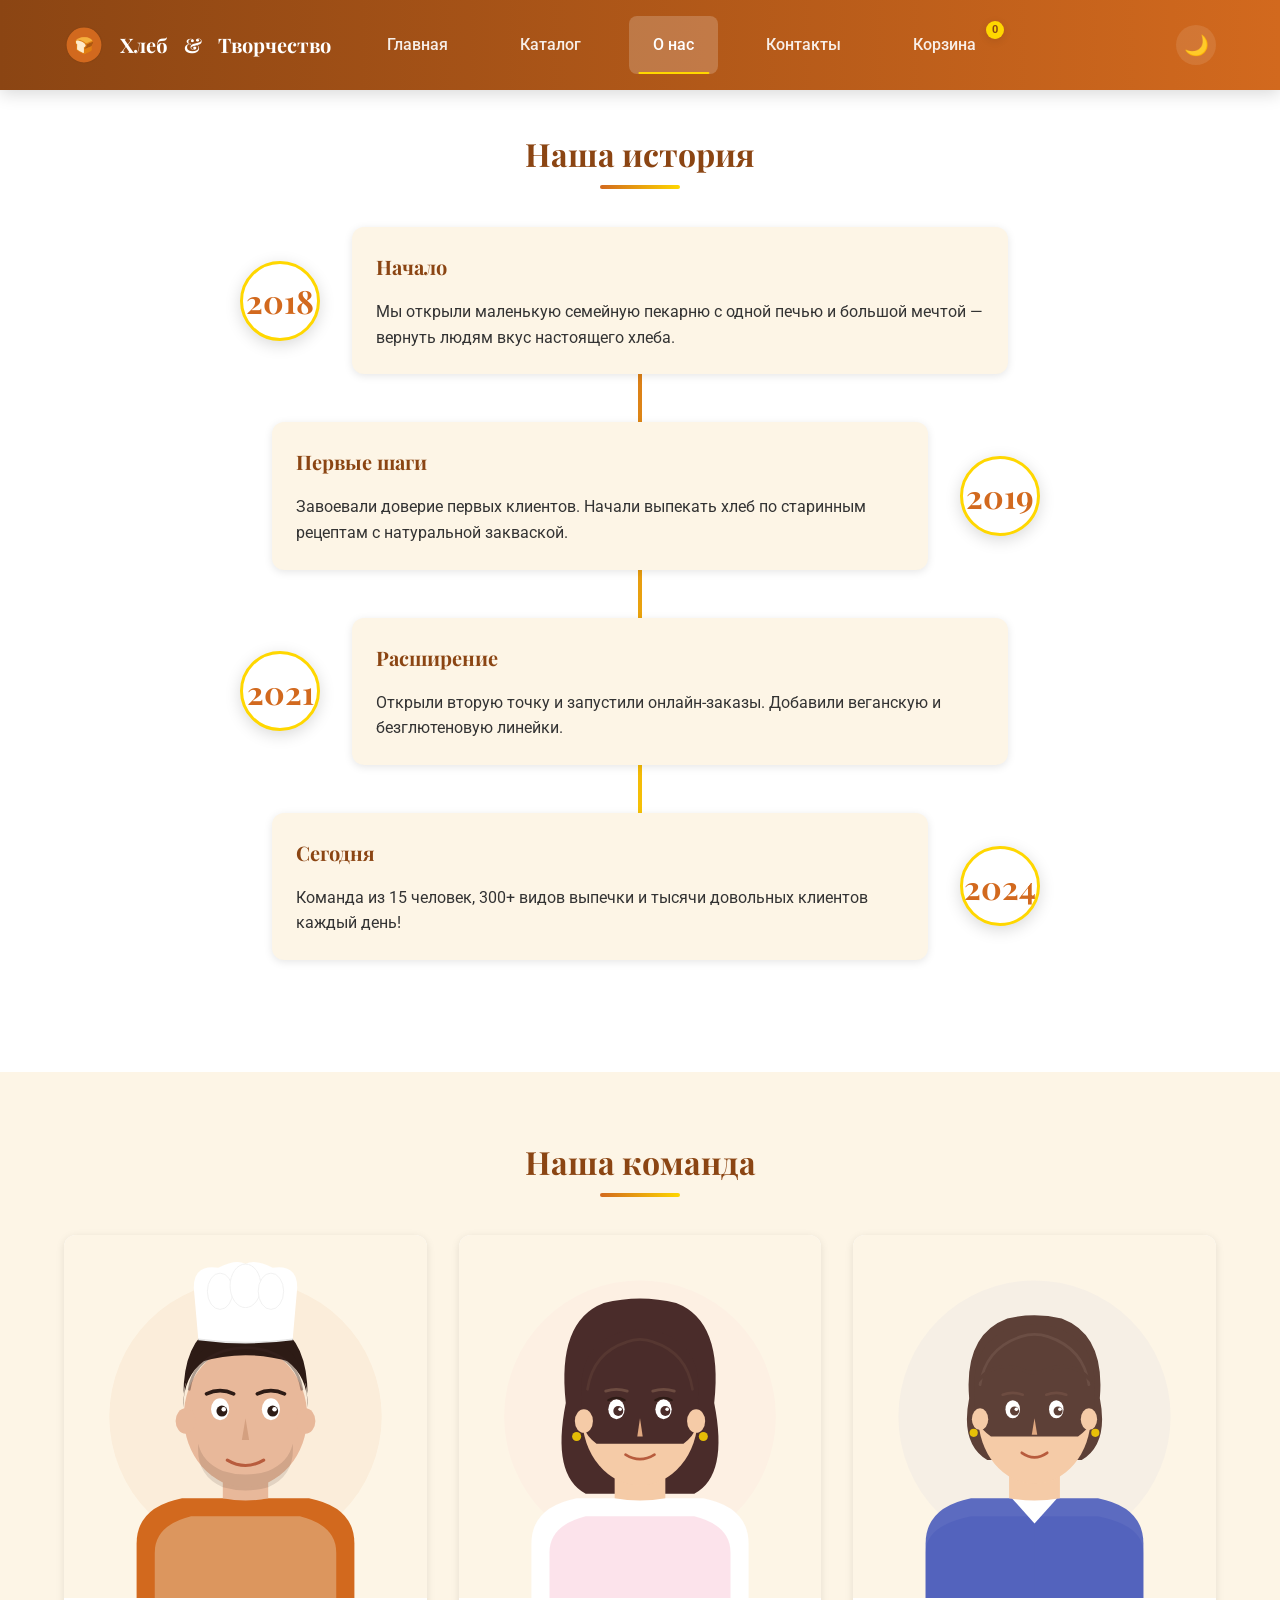
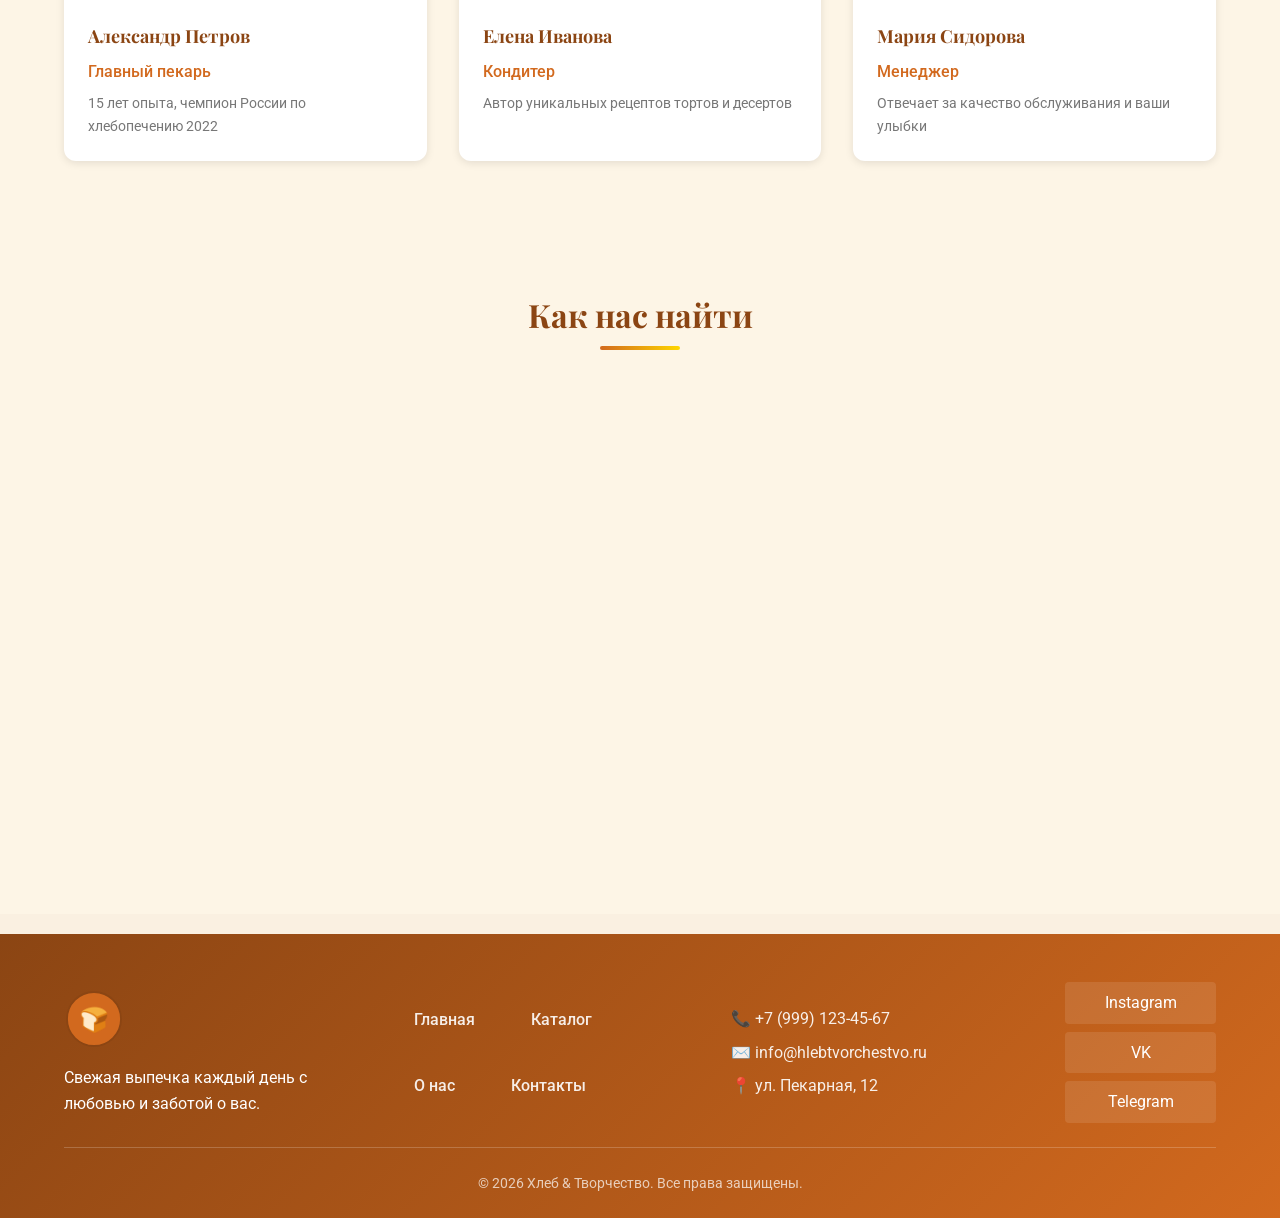
<file: pages/about.html>
<!DOCTYPE html>
<html lang="ru">
<head>
    <meta charset="UTF-8">
    <meta name="viewport" content="width=device-width, initial-scale=1.0">
    <meta name="description" content="История пекарни «Хлеб & Творчество» и наша команда">
    <title>О нас — Хлеб & Творчество</title>
    <link rel="stylesheet" href="../css/main.css">
    <link rel="icon" href="../assets/icons/favicon.svg" type="image/svg+xml">
    <link href="https://fonts.googleapis.com/css2?family=Playfair+Display:wght@400;700&family=Roboto:wght@300;400;500;700&display=swap" rel="stylesheet">
</head>
<body>
<div class="loader loader--hidden">
    <div class="loader__spinner"></div>
</div>

    <!-- Header -->
    <header class="header">
        <div class="container">
            <a href="../index.html" class="header__logo">
                <img src="../assets/icons/logo.svg" alt="Логотип" class="header__logo-icon">
                Хлеб<span>&</span>Творчество
            </a>
            <nav class="header__nav">
                <ul class="header__menu">
                    <li><a href="../index.html" class="header__menu-link">Главная</a></li>
                    <li><a href="catalog.html" class="header__menu-link">Каталог</a></li>
                    <li><a href="about.html" class="header__menu-link header__menu-link--active">О нас</a></li>
                    <li><a href="contacts.html" class="header__menu-link">Контакты</a></li>
                    <li><a href="cart.html" class="header__menu-link">Корзина <span class="header__cart-count" data-cart-count>0</span></a></li>
                </ul>
            </nav>
            <div class="header__controls">
                <button class="header__theme-toggle" aria-label="Переключить тему">
                    <span class="header__theme-icon">🌙</span>
                </button>
                <button class="header__burger" aria-label="Меню">
                    <span></span><span></span><span></span>
                </button>
            </div>
        </div>
    </header>

    <!-- Page Header -->
    <section class="page-header">
        <div class="container">
            <h1 class="page-header__title">О нас</h1>
            <nav class="breadcrumbs">
                <a href="../index.html" class="breadcrumbs__link">Главная</a>
                <span class="breadcrumbs__separator">/</span>
                <span class="breadcrumbs__current">О нас</span>
            </nav>
        </div>
    </section>

    <!-- Story -->
    <section class="story">
        <div class="container">
            <h2 class="section-title story__title">Наша история</h2>
            <div class="story__timeline">
                <div class="story__item" data-animate="fade-up">
                    <div class="story__year">2018</div>
                    <div class="story__content">
                        <h3 class="story__subtitle">Начало</h3>
                        <p class="story__text">Мы открыли маленькую семейную пекарню с одной печью и большой мечтой — вернуть людям вкус настоящего хлеба.</p>
                    </div>
                </div>
                <div class="story__item" data-animate="fade-up">
                    <div class="story__year">2019</div>
                    <div class="story__content">
                        <h3 class="story__subtitle">Первые шаги</h3>
                        <p class="story__text">Завоевали доверие первых клиентов. Начали выпекать хлеб по старинным рецептам с натуральной закваской.</p>
                    </div>
                </div>
                <div class="story__item" data-animate="fade-up">
                    <div class="story__year">2021</div>
                    <div class="story__content">
                        <h3 class="story__subtitle">Расширение</h3>
                        <p class="story__text">Открыли вторую точку и запустили онлайн-заказы. Добавили веганскую и безглютеновую линейки.</p>
                    </div>
                </div>
                <div class="story__item" data-animate="fade-up">
                    <div class="story__year">2024</div>
                    <div class="story__content">
                        <h3 class="story__subtitle">Сегодня</h3>
                        <p class="story__text">Команда из 15 человек, 300+ видов выпечки и тысячи довольных клиентов каждый день!</p>
                    </div>
                </div>
            </div>
        </div>
    </section>

    <!-- Team -->
    <section class="team">
        <div class="container">
            <h2 class="section-title team__title">Наша команда</h2>
            <div class="team__grid">
                <div class="team__card" data-animate="fade-up">
                    <div class="team__image-wrapper">
                        <img src="../assets/images/team-1.svg" alt="Александр" class="team__image">
                    </div>
                    <div class="team__info">
                        <h3 class="team__name">Александр Петров</h3>
                        <p class="team__role">Главный пекарь</p>
                        <p class="team__bio">15 лет опыта, чемпион России по хлебопечению 2022</p>
                    </div>
                </div>
                <div class="team__card" data-animate="fade-up">
                    <div class="team__image-wrapper">
                        <img src="../assets/images/team-2.svg" alt="Елена" class="team__image">
                    </div>
                    <div class="team__info">
                        <h3 class="team__name">Елена Иванова</h3>
                        <p class="team__role">Кондитер</p>
                        <p class="team__bio">Автор уникальных рецептов тортов и десертов</p>
                    </div>
                </div>
                <div class="team__card" data-animate="fade-up">
                    <div class="team__image-wrapper">
                        <img src="../assets/images/team-3.svg" alt="Мария" class="team__image">
                    </div>
                    <div class="team__info">
                        <h3 class="team__name">Мария Сидорова</h3>
                        <p class="team__role">Менеджер</p>
                        <p class="team__bio">Отвечает за качество обслуживания и ваши улыбки</p>
                    </div>
                </div>
            </div>
        </div>
    </section>

    <!-- Map -->
    <section class="map">
        <div class="container">
            <h2 class="section-title map__title">Как нас найти</h2>
        </div>
        <div class="map__iframe">
            <iframe src="https://www.google.com/maps/embed?pb=!1m18!1m12!1m3!1d2245.123456789!2d37.617635!3d55.755814!2m3!1f0!2f0!3f0!3m2!1i1024!2i768!4f13.1!3m3!1m2!1s0x46b54a5b5b5b5b5b%3A0x5b5b5b5b5b5b5b5b!2z0JzQvtGB0LrQstCw!5e0!3m2!1sru!2sru!4v1234567890" 
                width="100%" height="450" style="border:0;" allowfullscreen="" loading="lazy" referrerpolicy="no-referrer-when-downgrade"></iframe>
        </div>
    </section>

    <!-- Footer -->
    <footer class="footer">
        <div class="container">
            <div class="footer__content">
                <div class="footer__brand">
                    <img src="../assets/icons/logo.svg" alt="Логотип" class="footer__logo">
                    <p class="footer__text">Свежая выпечка каждый день с любовью и заботой о вас.</p>
                </div>
                <div class="footer__menu">
                    <a href="../index.html" class="footer__link">Главная</a>
                    <a href="catalog.html" class="footer__link">Каталог</a>
                    <a href="about.html" class="footer__link">О нас</a>
                    <a href="contacts.html" class="footer__link">Контакты</a>
                </div>
                <div class="footer__contacts">
                    <a href="tel:+79991234567" class="footer__contact">📞 +7 (999) 123-45-67</a>
                    <a href="mailto:info@hlebtvorchestvo.ru" class="footer__contact">✉️ info@hlebtvorchestvo.ru</a>
                    <span class="footer__contact">📍 ул. Пекарная, 12</span>
                </div>
                <div class="footer__social">
                    <a href="#" class="footer__social-link">Instagram</a>
                    <a href="#" class="footer__social-link">VK</a>
                    <a href="#" class="footer__social-link">Telegram</a>
                </div>
            </div>
            <div class="footer__bottom">
                <p class="footer__copyright">© 2026 Хлеб & Творчество. Все права защищены.</p>
            </div>
        </div>
    </footer>

    <!-- Toasts -->
    <div class="toasts" data-toasts></div>

    <script type="module" src="../js/main.js"></script>
</body>
</html>
</file>
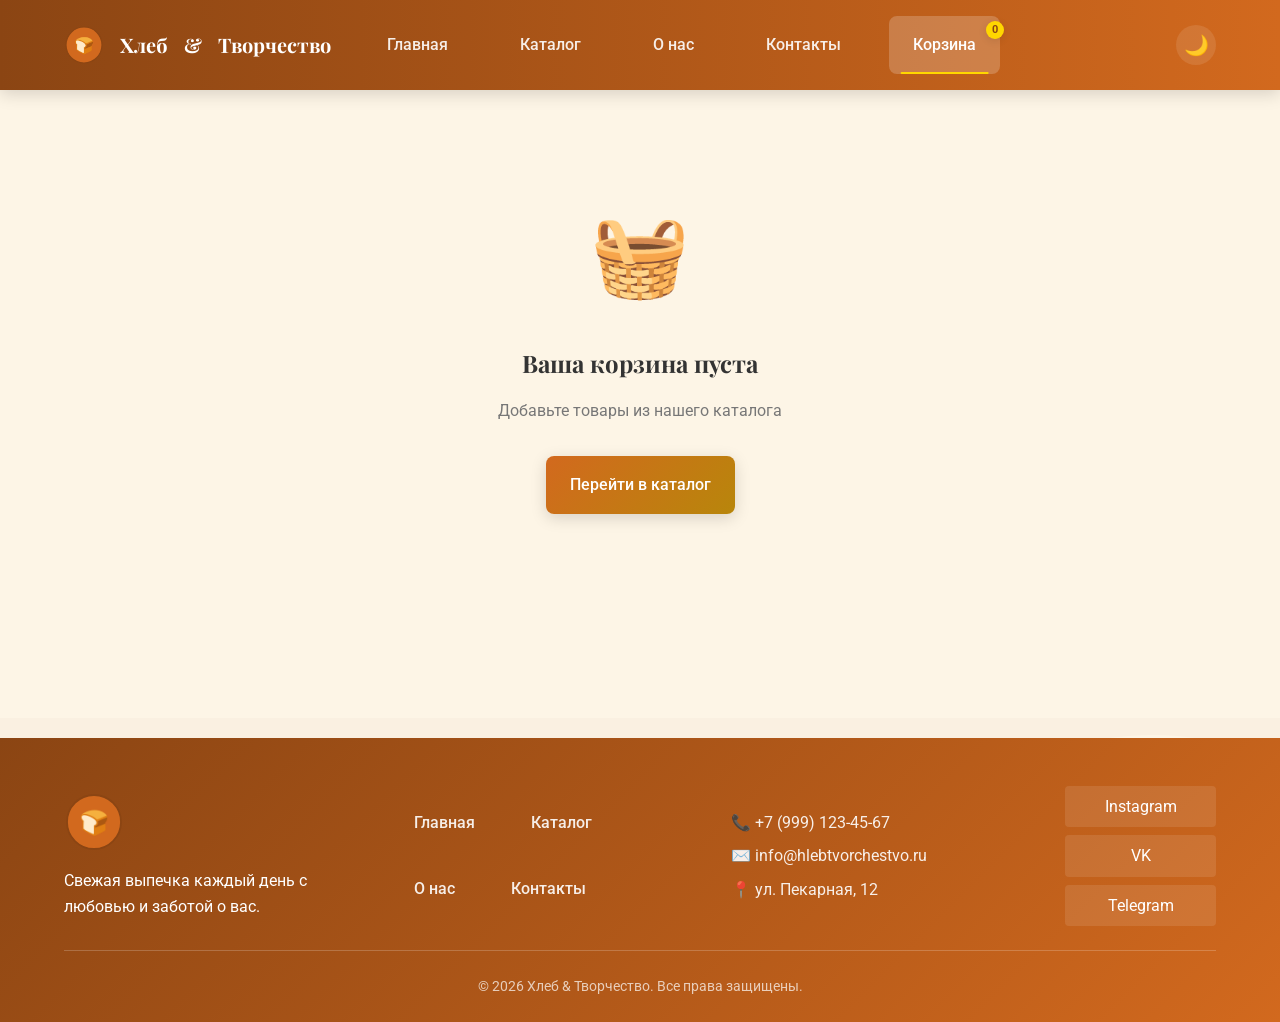
<file: pages/cart.html>
<!DOCTYPE html>
<html lang="ru">
<head>
    <meta charset="UTF-8">
    <meta name="viewport" content="width=device-width, initial-scale=1.0">
    <meta name="description" content="Корзина заказов пекарни «Хлеб & Творчество»">
    <title>Корзина — Хлеб & Творчество</title>
    <link rel="stylesheet" href="../css/main.css">
    <link rel="icon" href="../assets/icons/favicon.svg" type="image/svg+xml">
    <link href="https://fonts.googleapis.com/css2?family=Playfair+Display:wght@400;700&family=Roboto:wght@300;400;500;700&display=swap" rel="stylesheet">
</head>
<body>
<div class="loader loader--hidden">
    <div class="loader__spinner"></div>
</div>

    <!-- Header -->
    <header class="header">
        <div class="container">
            <a href="../index.html" class="header__logo">
                <img src="../assets/icons/logo.svg" alt="Логотип" class="header__logo-icon">
                Хлеб<span>&</span>Творчество
            </a>
            <nav class="header__nav">
                <ul class="header__menu">
                    <li><a href="../index.html" class="header__menu-link">Главная</a></li>
                    <li><a href="catalog.html" class="header__menu-link">Каталог</a></li>
                    <li><a href="about.html" class="header__menu-link">О нас</a></li>
                    <li><a href="contacts.html" class="header__menu-link">Контакты</a></li>
                    <li><a href="cart.html" class="header__menu-link header__menu-link--active">Корзина <span class="header__cart-count" data-cart-count>0</span></a></li>
                </ul>
            </nav>
            <div class="header__controls">
                <button class="header__theme-toggle" aria-label="Переключить тему">
                    <span class="header__theme-icon">🌙</span>
                </button>
                <button class="header__burger" aria-label="Меню">
                    <span></span><span></span><span></span>
                </button>
            </div>
        </div>
    </header>

    <!-- Page Header -->
    <section class="page-header">
        <div class="container">
            <h1 class="page-header__title">Корзина</h1>
            <nav class="breadcrumbs">
                <a href="../index.html" class="breadcrumbs__link">Главная</a>
                <span class="breadcrumbs__separator">/</span>
                <span class="breadcrumbs__current">Корзина</span>
            </nav>
        </div>
    </section>

    <!-- Cart -->
    <section class="cart">
        <div class="container">
            <div class="cart__empty" data-cart-empty>
                <div class="cart__empty-icon">🧺</div>
                <h2 class="cart__empty-title">Ваша корзина пуста</h2>
                <p class="cart__empty-text">Добавьте товары из нашего каталога</p>
                <a href="catalog.html" class="button button--primary">Перейти в каталог</a>
            </div>
            
            <div class="cart__content" data-cart-content>
                <div class="cart__items" data-cart-items></div>
                
                <aside class="cart__summary">
                    <h3 class="cart__summary-title">Итого</h3>
                    <div class="cart__summary-row">
                        <span>Товары:</span>
                        <span data-cart-items-count>0 шт</span>
                    </div>
                    <div class="cart__summary-row">
                        <span>Вес:</span>
                        <span data-cart-total-weight>0 кг</span>
                    </div>
                    <div class="cart__summary-row cart__summary-row--total">
                        <span>Итого к оплате:</span>
                        <span data-cart-total-price>0 ₽</span>
                    </div>
                    
                    <form class="cart__form" data-order-form>
                        <h4 class="cart__form-title">Оформление заказа</h4>
                        <div class="form-group">
                            <label for="customer-name" class="form-group__label">Имя *</label>
                            <input type="text" id="customer-name" class="form-group__input" required>
                        </div>
                        <div class="form-group">
                            <label for="customer-phone" class="form-group__label">Телефон *</label>
                            <input type="tel" id="customer-phone" class="form-group__input" required>
                        </div>
                        <div class="form-group">
                            <label for="order-date" class="form-group__label">Дата получения *</label>
                            <input type="date" id="order-date" class="form-group__input" required>
                        </div>
                        <div class="form-group">
                            <label for="order-time" class="form-group__label">Время *</label>
                            <select id="order-time" class="form-group__input" required>
                                <option value="">Выберите время</option>
                                <option value="09:00-12:00">09:00-12:00</option>
                                <option value="12:00-15:00">12:00-15:00</option>
                                <option value="15:00-18:00">15:00-18:00</option>
                                <option value="18:00-21:00">18:00-21:00</option>
                            </select>
                        </div>
                        <div class="form-group">
                            <label for="order-comment" class="form-group__label">Комментарий</label>
                            <textarea id="order-comment" class="form-group__input" rows="3"></textarea>
                        </div>
                        <button type="submit" class="button button--primary button--block">Оформить заказ</button>
                    </form>
                </aside>
            </div>
        </div>
    </section>

    <!-- Footer -->
    <footer class="footer">
        <div class="container">
            <div class="footer__content">
                <div class="footer__brand">
                    <img src="../assets/icons/logo.svg" alt="Логотип" class="footer__logo">
                    <p class="footer__text">Свежая выпечка каждый день с любовью и заботой о вас.</p>
                </div>
                <div class="footer__menu">
                    <a href="../index.html" class="footer__link">Главная</a>
                    <a href="catalog.html" class="footer__link">Каталог</a>
                    <a href="about.html" class="footer__link">О нас</a>
                    <a href="contacts.html" class="footer__link">Контакты</a>
                </div>
                <div class="footer__contacts">
                    <a href="tel:+79991234567" class="footer__contact">📞 +7 (999) 123-45-67</a>
                    <a href="mailto:info@hlebtvorchestvo.ru" class="footer__contact">✉️ info@hlebtvorchestvo.ru</a>
                    <span class="footer__contact">📍 ул. Пекарная, 12</span>
                </div>
                <div class="footer__social">
                    <a href="#" class="footer__social-link">Instagram</a>
                    <a href="#" class="footer__social-link">VK</a>
                    <a href="#" class="footer__social-link">Telegram</a>
                </div>
            </div>
            <div class="footer__bottom">
                <p class="footer__copyright">© 2026 Хлеб & Творчество. Все права защищены.</p>
            </div>
        </div>
    </footer>

    <!-- Toasts -->
    <div class="toasts" data-toasts></div>

    <script type="module" src="../js/main.js"></script>
</body>
</html>
</file>
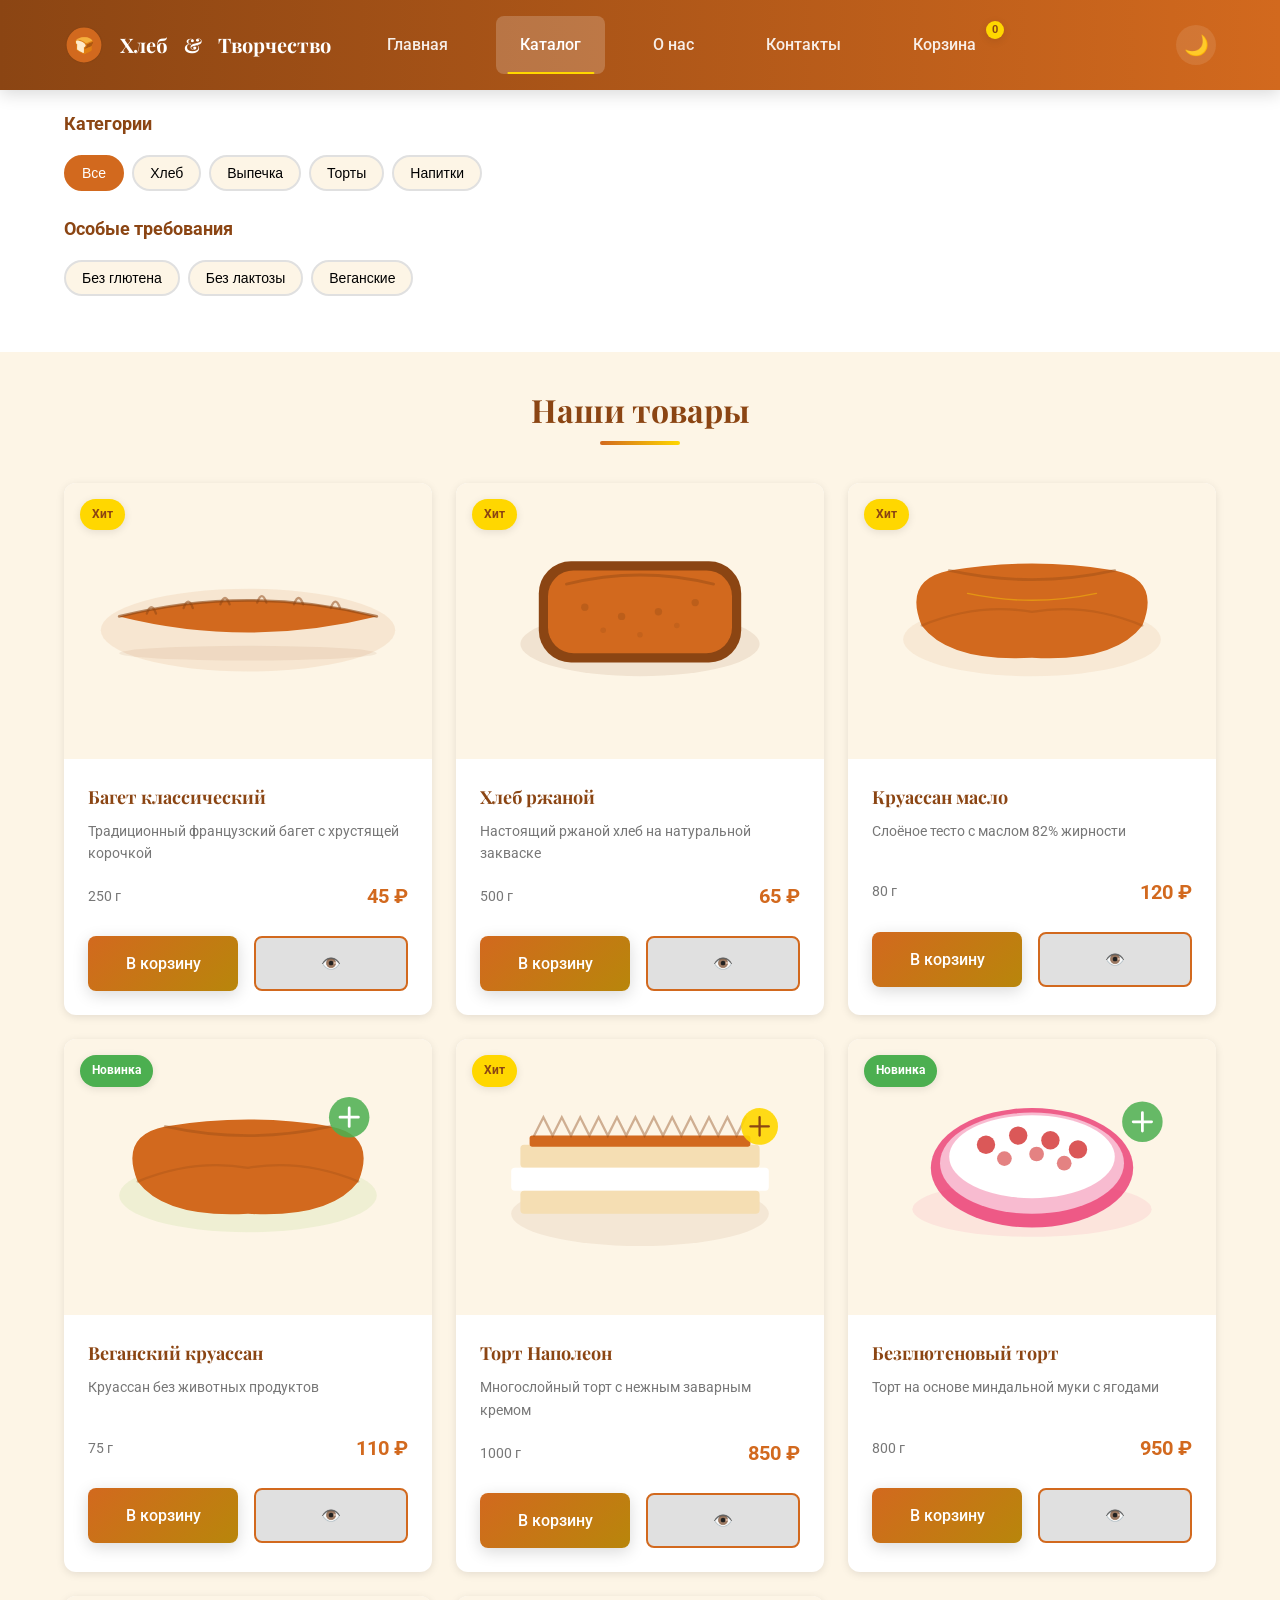
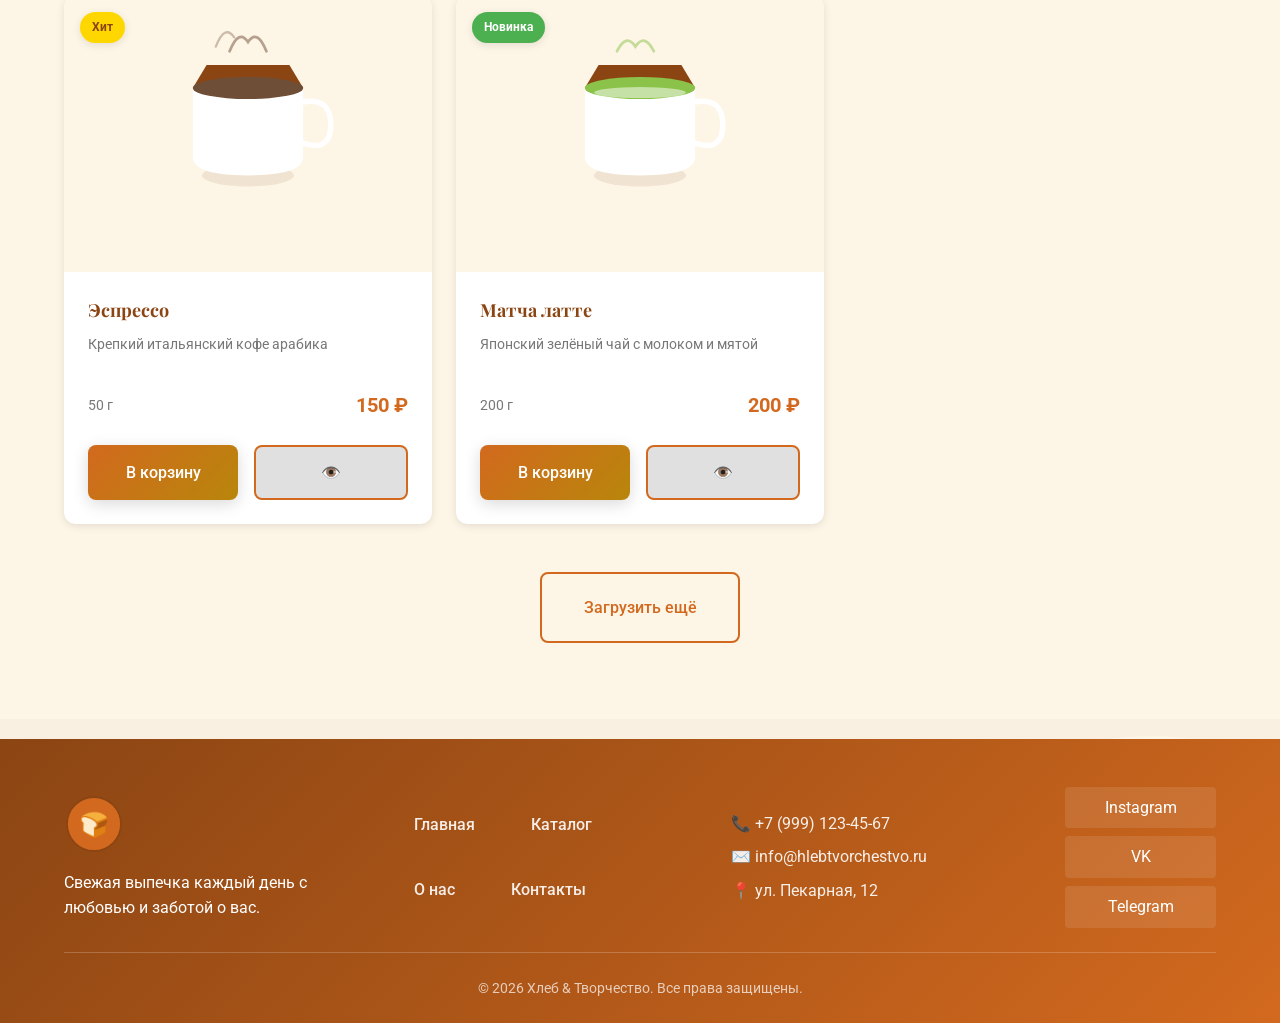
<file: pages/catalog.html>
<!DOCTYPE html>
<html lang="ru">
<head>
    <meta charset="UTF-8">
    <meta name="viewport" content="width=device-width, initial-scale=1.0">
    <title>Каталог — Хлеб & Творчество</title>
    <link rel="stylesheet" href="../css/main.css">
    <link rel="icon" href="../assets/icons/favicon.svg" type="image/svg+xml">
    <link href="https://fonts.googleapis.com/css2?family=Playfair+Display:wght@400;700&family=Roboto:wght@300;400;500;700&display=swap" rel="stylesheet">
</head>
<body>
    <!-- ПРЕЛОАДЕР СРАЗУ СКРЫТ -->
    <div class="loader loader--hidden">
        <div class="loader__spinner"></div>
    </div>

    <!-- Header -->
    <header class="header">
        <div class="container">
            <a href="../index.html" class="header__logo">
                <img src="../assets/icons/logo.svg" alt="Логотип" class="header__logo-icon">
                Хлеб<span>&</span>Творчество
            </a>
            <nav class="header__nav">
                <ul class="header__menu">
                    <li><a href="../index.html" class="header__menu-link">Главная</a></li>
                    <li><a href="catalog.html" class="header__menu-link header__menu-link--active">Каталог</a></li>
                    <li><a href="about.html" class="header__menu-link">О нас</a></li>
                    <li><a href="contacts.html" class="header__menu-link">Контакты</a></li>
                    <li><a href="cart.html" class="header__menu-link">Корзина <span class="header__cart-count" data-cart-count>0</span></a></li>
                </ul>
            </nav>
            <div class="header__controls">
                <button class="header__theme-toggle" aria-label="Переключить тему">🌙</button>
                <button class="header__burger" aria-label="Меню">
                    <span></span><span></span><span></span>
                </button>
            </div>
        </div>
    </header>

    <!-- Filters -->
    <section class="filters">
        <div class="container">
            <div class="filters__row">
                <div class="filters__search">
                    <input type="text" class="filters__search-input" placeholder="Поиск по товарам..." data-search>
                </div>
                <select class="filters__sort" data-sort>
                    <option value="default">Сортировка</option>
                    <option value="price-asc">Цена: по возрастанию</option>
                    <option value="price-desc">Цена: по убыванию</option>
                    <option value="popular">По популярности</option>
                    <option value="new">По новизне</option>
                </select>
            </div>
            
            <div class="filters__groups">
                <div class="filters__group">
                    <h3 class="filters__group-title">Категории</h3>
                    <div class="filters__tags" data-filter-group="category">
                        <button class="filters__tag filters__tag--active" data-filter="all">Все</button>
                        <button class="filters__tag" data-filter="bread">Хлеб</button>
                        <button class="filters__tag" data-filter="pastry">Выпечка</button>
                        <button class="filters__tag" data-filter="cake">Торты</button>
                        <button class="filters__tag" data-filter="drink">Напитки</button>
                    </div>
                </div>
                
                <div class="filters__group">
                    <h3 class="filters__group-title">Особые требования</h3>
                    <div class="filters__tags" data-filter-group="allergen">
                        <button class="filters__tag" data-filter="gluten-free">Без глютена</button>
                        <button class="filters__tag" data-filter="lactose-free">Без лактозы</button>
                        <button class="filters__tag" data-filter="vegan">Веганские</button>
                    </div>
                </div>
            </div>
        </div>
    </section>

    <!-- Products -->
    <section class="products">
        <div class="container">
            <h2 class="section-title">Наши товары</h2>
            <div class="products__grid" data-products-grid>
                <!-- ТОВАРЫ БУДУТ ВСТАВЛЕНЫ СЮДА АВТОМАТИЧЕСКИ -->
            </div>
            <div class="products__load-more" data-load-more>
                <button class="button button--secondary products__load-button">Загрузить ещё</button>
            </div>
        </div>
    </section>

    <!-- Footer -->
    <footer class="footer">
        <div class="container">
            <div class="footer__content">
                <div class="footer__brand">
                    <img src="../assets/icons/logo.svg" alt="Логотип" class="footer__logo">
                    <p class="footer__text">Свежая выпечка каждый день с любовью и заботой о вас.</p>
                </div>
                <div class="footer__menu">
                    <a href="../index.html" class="footer__link">Главная</a>
                    <a href="catalog.html" class="footer__link">Каталог</a>
                    <a href="about.html" class="footer__link">О нас</a>
                    <a href="contacts.html" class="footer__link">Контакты</a>
                </div>
                <div class="footer__contacts">
                    <a href="tel:+79991234567" class="footer__contact">📞 +7 (999) 123-45-67</a>
                    <a href="mailto:info@hlebtvorchestvo.ru" class="footer__contact">✉️ info@hlebtvorchestvo.ru</a>
                    <span class="footer__contact">📍 ул. Пекарная, 12</span>
                </div>
                <div class="footer__social">
                    <a href="#" class="footer__social-link">Instagram</a>
                    <a href="#" class="footer__social-link">VK</a>
                    <a href="#" class="footer__social-link">Telegram</a>
                </div>
            </div>
            <div class="footer__bottom">
                <p class="footer__copyright">© 2026 Хлеб & Творчество. Все права защищены.</p>
            </div>
        </div>
    </footer>

    <!-- Toasts -->
    <div class="toasts" data-toasts></div>

    <!-- Modals -->
    <div class="modal" data-modal="quick-view">
        <div class="modal__overlay" data-modal-close></div>
        <div class="modal__content">
            <button class="modal__close" data-modal-close aria-label="Закрыть">×</button>
            <div class="modal__body" data-modal-body></div>
        </div>
    </div>

    <script type="module" src="../js/main.js"></script>
</body>
</html>
</file>
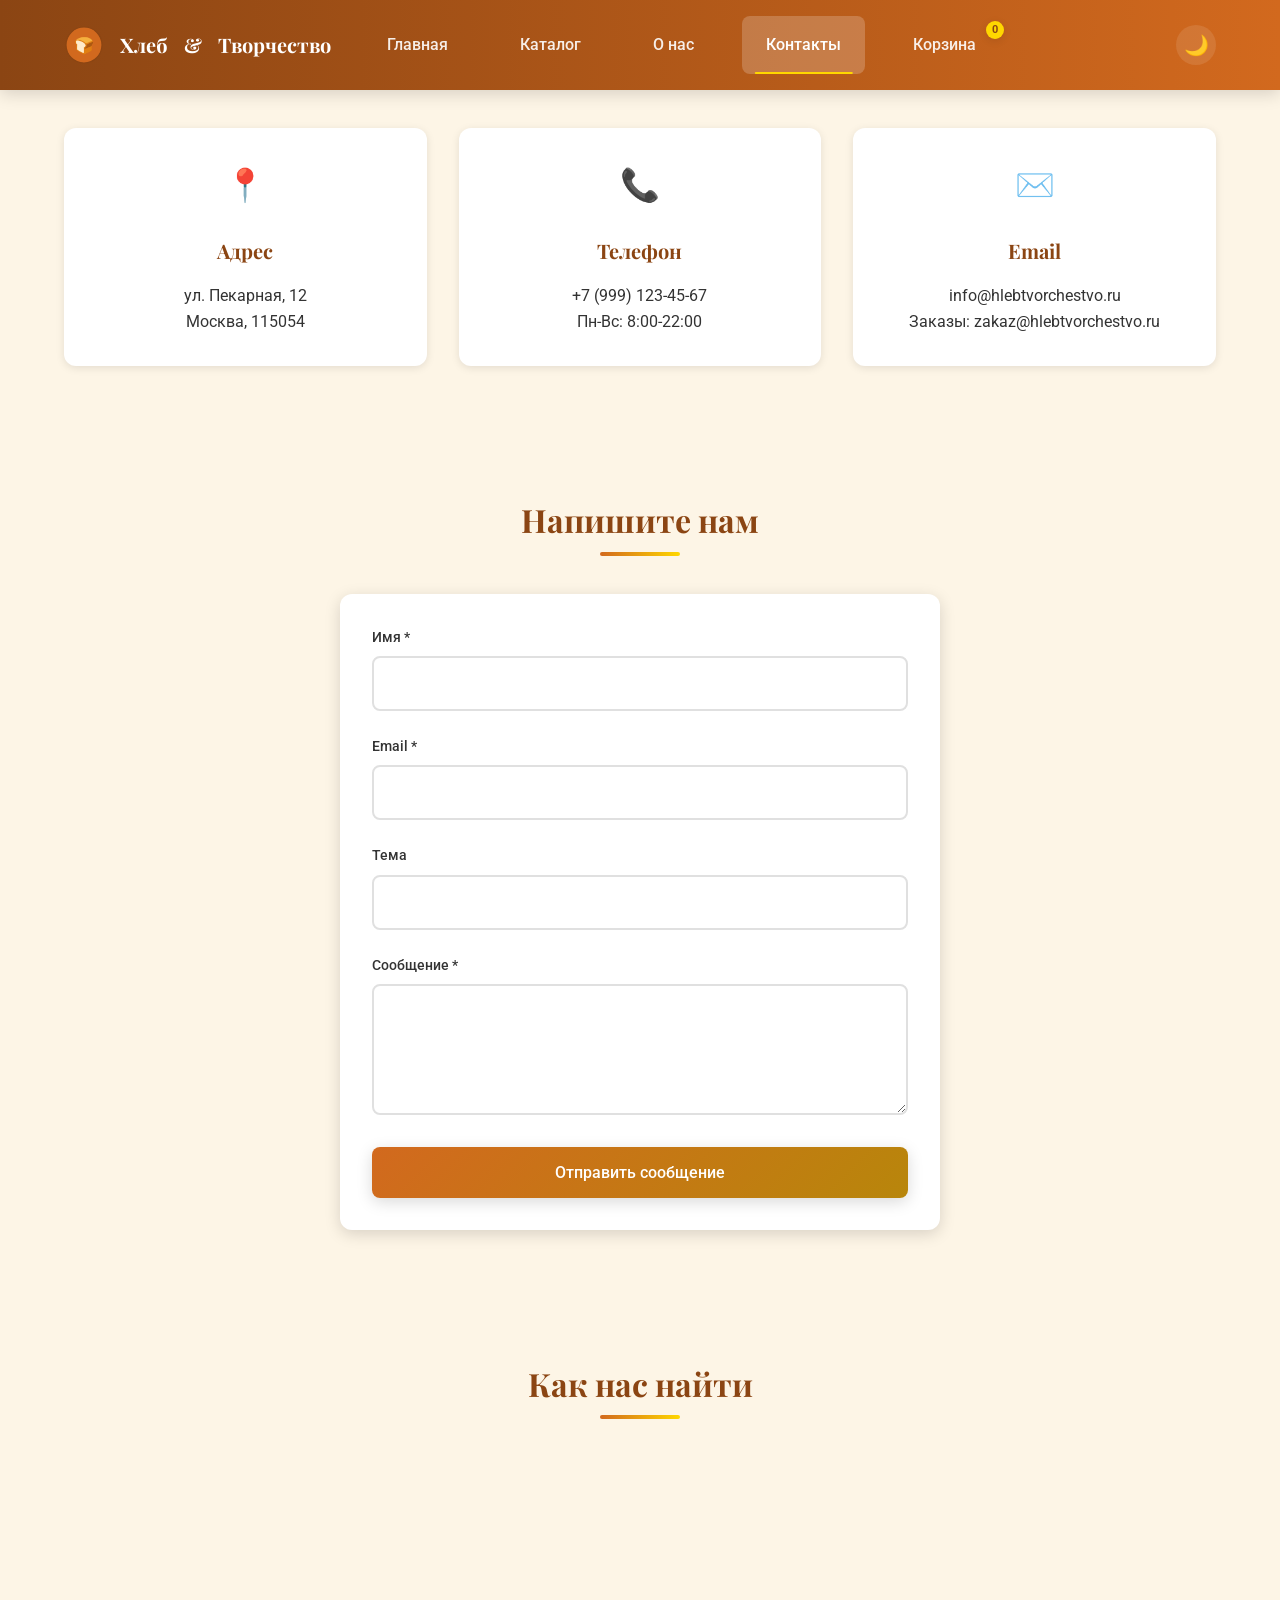
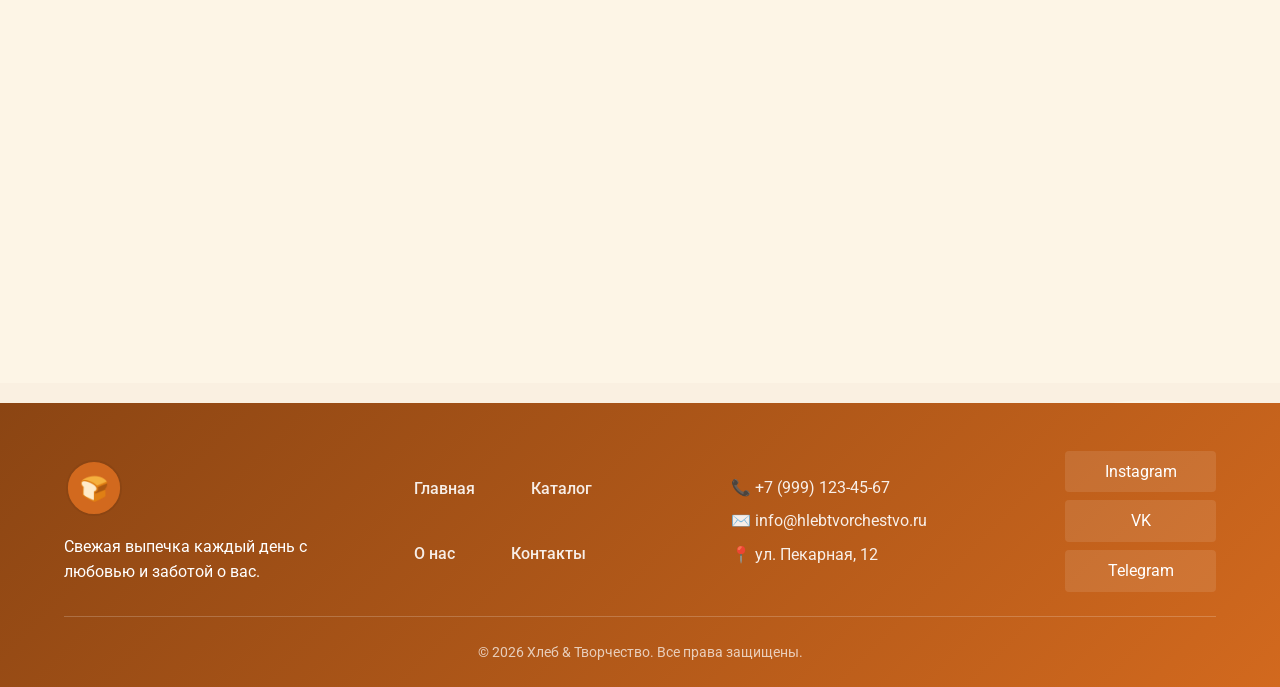
<file: pages/contacts.html>
<!DOCTYPE html>
<html lang="ru">
<head>
    <meta charset="UTF-8">
    <meta name="viewport" content="width=device-width, initial-scale=1.0">
    <meta name="description" content="Контакты пекарни «Хлеб & Творчество»">
    <title>Контакты — Хлеб & Творчество</title>
    <link rel="stylesheet" href="../css/main.css">
    <link rel="icon" href="../assets/icons/favicon.svg" type="image/svg+xml">
    <link href="https://fonts.googleapis.com/css2?family=Playfair+Display:wght@400;700&family=Roboto:wght@300;400;500;700&display=swap" rel="stylesheet">
</head>
<body>
<div class="loader loader--hidden">
    <div class="loader__spinner"></div>
</div>

    <!-- Header -->
    <header class="header">
        <div class="container">
            <a href="../index.html" class="header__logo">
                <img src="../assets/icons/logo.svg" alt="Логотип" class="header__logo-icon">
                Хлеб<span>&</span>Творчество
            </a>
            <nav class="header__nav">
                <ul class="header__menu">
                    <li><a href="../index.html" class="header__menu-link">Главная</a></li>
                    <li><a href="catalog.html" class="header__menu-link">Каталог</a></li>
                    <li><a href="about.html" class="header__menu-link">О нас</a></li>
                    <li><a href="contacts.html" class="header__menu-link header__menu-link--active">Контакты</a></li>
                    <li><a href="cart.html" class="header__menu-link">Корзина <span class="header__cart-count" data-cart-count>0</span></a></li>
                </ul>
            </nav>
            <div class="header__controls">
                <button class="header__theme-toggle" aria-label="Переключить тему">
                    <span class="header__theme-icon">🌙</span>
                </button>
                <button class="header__burger" aria-label="Меню">
                    <span></span><span></span><span></span>
                </button>
            </div>
        </div>
    </header>

    <!-- Page Header -->
    <section class="page-header">
        <div class="container">
            <h1 class="page-header__title">Контакты</h1>
            <nav class="breadcrumbs">
                <a href="../index.html" class="breadcrumbs__link">Главная</a>
                <span class="breadcrumbs__separator">/</span>
                <span class="breadcrumbs__current">Контакты</span>
            </nav>
        </div>
    </section>

    <!-- Contact Info -->
    <section class="contact-info">
        <div class="container">
            <div class="contact-info__grid">
                <div class="contact-info__item" data-animate="fade-up">
                    <div class="contact-info__icon">📍</div>
                    <h3 class="contact-info__title">Адрес</h3>
                    <p class="contact-info__text">ул. Пекарная, 12<br>Москва, 115054</p>
                </div>
                <div class="contact-info__item" data-animate="fade-up">
                    <div class="contact-info__icon">📞</div>
                    <h3 class="contact-info__title">Телефон</h3>
                    <p class="contact-info__text">+7 (999) 123-45-67<br>Пн-Вс: 8:00-22:00</p>
                </div>
                <div class="contact-info__item" data-animate="fade-up">
                    <div class="contact-info__icon">✉️</div>
                    <h3 class="contact-info__title">Email</h3>
                    <p class="contact-info__text">info@hlebtvorchestvo.ru<br>Заказы: zakaz@hlebtvorchestvo.ru</p>
                </div>
            </div>
        </div>
    </section>

    <!-- Contact Form -->
    <section class="contact-form-section">
        <div class="container">
            <div class="contact-form__wrapper">
                <h2 class="section-title contact-form__title">Напишите нам</h2>
                <form class="contact-form" data-contact-form>
                    <div class="form-group">
                        <label for="contact-name" class="form-group__label">Имя *</label>
                        <input type="text" id="contact-name" class="form-group__input" required>
                    </div>
                    <div class="form-group">
                        <label for="contact-email" class="form-group__label">Email *</label>
                        <input type="email" id="contact-email" class="form-group__input" required>
                    </div>
                    <div class="form-group">
                        <label for="contact-subject" class="form-group__label">Тема</label>
                        <input type="text" id="contact-subject" class="form-group__input">
                    </div>
                    <div class="form-group">
                        <label for="contact-message" class="form-group__label">Сообщение *</label>
                        <textarea id="contact-message" class="form-group__input" rows="5" required></textarea>
                    </div>
                    <button type="submit" class="button button--primary button--block">Отправить сообщение</button>
                </form>
                <div class="contact-form__success" data-contact-success>
                    <div class="contact-form__success-icon">✅</div>
                    <h3 class="contact-form__success-title">Сообщение отправлено!</h3>
                    <p class="contact-form__success-text">Спасибо за ваше обращение. Мы ответим вам в течение 24 часов.</p>
                </div>
            </div>
        </div>
    </section>

    <!-- Map -->
    <section class="map">
        <div class="container">
            <h2 class="section-title map__title">Как нас найти</h2>
        </div>
        <div class="map__iframe">
            <iframe src="https://www.google.com/maps/embed?pb=!1m18!1m12!1m3!1d2245.123456789!2d37.617635!3d55.755814!2m3!1f0!2f0!3f0!3m2!1i1024!2i768!4f13.1!3m3!1m2!1s0x46b54a5b5b5b5b5b%3A0x5b5b5b5b5b5b5b5b!2z0JzQvtGB0LrQstCw!5e0!3m2!1sru!2sru!4v1234567890" 
                width="100%" height="450" style="border:0;" allowfullscreen="" loading="lazy" referrerpolicy="no-referrer-when-downgrade"></iframe>
        </div>
    </section>

    <!-- Footer -->
    <footer class="footer">
        <div class="container">
            <div class="footer__content">
                <div class="footer__brand">
                    <img src="../assets/icons/logo.svg" alt="Логотип" class="footer__logo">
                    <p class="footer__text">Свежая выпечка каждый день с любовью и заботой о вас.</p>
                </div>
                <div class="footer__menu">
                    <a href="../index.html" class="footer__link">Главная</a>
                    <a href="catalog.html" class="footer__link">Каталог</a>
                    <a href="about.html" class="footer__link">О нас</a>
                    <a href="contacts.html" class="footer__link">Контакты</a>
                </div>
                <div class="footer__contacts">
                    <a href="tel:+79991234567" class="footer__contact">📞 +7 (999) 123-45-67</a>
                    <a href="mailto:info@hlebtvorchestvo.ru" class="footer__contact">✉️ info@hlebtvorchestvo.ru</a>
                    <span class="footer__contact">📍 ул. Пекарная, 12</span>
                </div>
                <div class="footer__social">
                    <a href="#" class="footer__social-link">Instagram</a>
                    <a href="#" class="footer__social-link">VK</a>
                    <a href="#" class="footer__social-link">Telegram</a>
                </div>
            </div>
            <div class="footer__bottom">
                <p class="footer__copyright">© 2026 Хлеб & Творчество. Все права защищены.</p>
            </div>
        </div>
    </footer>

    <!-- Toasts -->
    <div class="toasts" data-toasts></div>

    <script type="module" src="../js/main.js"></script>
</body>
</html>
</file>
<file: css/main.css>
/*========================================
  CSS Variables & Reset
========================================*/

:root {
    /* Colors */
    --color-primary: #D2691E;
    --color-primary-dark: #B8860B;
    --color-secondary: #8B4513;
    --color-accent: #FFD700;
    --color-text: #333333;
    --color-text-light: #777777;
    --color-background: #FDF5E6;
    --color-card: #FFFFFF;
    --color-border: #E0E0E0;
    --color-success: #4CAF50;
    --color-error: #F44336;
    --color-gradient-start: #8B4513;
    --color-gradient-end: #D2691E;
    
    /* Dark mode */
    --color-dark-bg: #1E1E1E;
    --color-dark-card: #2D2D2D;
    --color-dark-text: #E0E0E0;
    --color-dark-border: #444444;
    
    /* Typography */
    --font-primary: 'Playfair Display', serif;
    --font-secondary: 'Roboto', sans-serif;
    --font-size-xs: 0.75rem;
    --font-size-sm: 0.875rem;
    --font-size-base: 1rem;
    --font-size-lg: 1.125rem;
    --font-size-xl: 1.25rem;
    --font-size-2xl: 1.5rem;
    --font-size-3xl: 2rem;
    --font-size-4xl: 3rem;
    --font-size-5xl: 4rem;
    
    /* Spacing */
    --spacing-xs: 0.5rem;
    --spacing-sm: 1rem;
    --spacing-md: 1.5rem;
    --spacing-lg: 2rem;
    --spacing-xl: 3rem;
    --spacing-2xl: 4rem;
    --spacing-3xl: 6rem;
    
    /* Shadows */
    --shadow-sm: 0 2px 8px rgba(0,0,0,0.1);
    --shadow-md: 0 4px 16px rgba(0,0,0,0.15);
    --shadow-lg: 0 8px 24px rgba(0,0,0,0.2);
    --shadow-xl: 0 12px 32px rgba(0,0,0,0.25);
    
    /* Transitions */
    --transition-fast: 0.2s ease;
    --transition-normal: 0.3s ease;
    --transition-slow: 0.5s ease;
    
    /* Border radius */
    --radius-sm: 4px;
    --radius-md: 8px;
    --radius-lg: 12px;
    --radius-xl: 16px;
    --radius-2xl: 24px;
}

/* Reset & Base */
*, *::before, *::after {
    box-sizing: border-box;
    margin: 0;
    padding: 0;
}

html {
    scroll-behavior: smooth;
    scroll-padding-top: 80px;
}

body {
    font-family: var(--font-secondary);
    font-size: var(--font-size-base);
    line-height: 1.6;
    color: var(--color-text);
    background-color: var(--color-background);
    transition: background-color var(--transition-normal), color var(--transition-normal);
    overflow-x: hidden;
}

body.dark-mode {
    --color-text: var(--color-dark-text);
    --color-background: var(--color-dark-bg);
    --color-card: var(--color-dark-card);
    --color-border: var(--color-dark-border);
}

/*========================================
  Layout Components
========================================*/

.container {
    max-width: 1200px;
    margin: 0 auto;
    padding: 0 var(--spacing-md);
}

.section-title {
    font-family: var(--font-primary);
    font-size: var(--font-size-3xl);
    font-weight: 700;
    text-align: center;
    margin-bottom: var(--spacing-xl);
    color: var(--color-secondary);
    position: relative;
}

.section-title::after {
    content: '';
    position: absolute;
    bottom: -10px;
    left: 50%;
    transform: translateX(-50%);
    width: 80px;
    height: 4px;
    background: linear-gradient(90deg, var(--color-primary), var(--color-accent));
    border-radius: var(--radius-sm);
}

/*========================================
  Buttons
========================================*/

.button {
    display: inline-flex;
    align-items: center;
    justify-content: center;
    gap: var(--spacing-sm);
    padding: var(--spacing-sm) var(--spacing-md);
    font-family: var(--font-secondary);
    font-size: var(--font-size-base);
    font-weight: 500;
    text-decoration: none;
    border: none;
    border-radius: var(--radius-md);
    cursor: pointer;
    transition: all var(--transition-fast);
    position: relative;
    overflow: hidden;
}

.button::before {
    content: '';
    position: absolute;
    top: 0;
    left: -100%;
    width: 100%;
    height: 100%;
    background: linear-gradient(90deg, transparent, rgba(255,255,255,0.2), transparent);
    transition: left var(--transition-slow);
}

.button:hover::before {
    left: 100%;
}

.button--primary {
    background: linear-gradient(135deg, var(--color-primary), var(--color-primary-dark));
    color: white;
    box-shadow: var(--shadow-md);
}

.button--primary:hover {
    transform: translateY(-3px);
    box-shadow: var(--shadow-xl);
}

.button--secondary {
    background: transparent;
    color: var(--color-primary);
    border: 2px solid var(--color-primary);
}

.button--secondary:hover {
    background: var(--color-primary);
    color: white;
    transform: translateY(-2px);
}

.button--large {
    padding: var(--spacing-md) var(--spacing-lg);
    font-size: var(--font-size-lg);
    min-width: 200px;
}

.button--block {
    width: 100%;
}

/*========================================
  Form Elements
========================================*/

.form-group {
    margin-bottom: var(--spacing-md);
}

.form-group__label {
    display: block;
    margin-bottom: var(--spacing-xs);
    font-weight: 500;
    color: var(--color-text);
    font-size: var(--font-size-sm);
}

.form-group__input {
    width: 100%;
    padding: var(--spacing-sm);
    border: 2px solid var(--color-border);
    border-radius: var(--radius-md);
    font-family: var(--font-secondary);
    font-size: var(--font-size-base);
    background-color: var(--color-card);
    color: var(--color-text);
    transition: all var(--transition-fast);
}

.form-group__input:focus {
    outline: none;
    border-color: var(--color-primary);
    box-shadow: 0 0 0 3px rgba(210, 105, 30, 0.1);
}

.form-group__input::placeholder {
    color: var(--color-text-light);
}

/*========================================
  Header Styles
========================================*/

.header {
    position: fixed;
    top: 0;
    left: 0;
    right: 0;
    background: linear-gradient(90deg, var(--color-gradient-start), var(--color-gradient-end));
    box-shadow: var(--shadow-md);
    z-index: 1000;
    transition: var(--transition-normal);
}

.header .container {
    display: flex;
    align-items: center;
    justify-content: space-between;
    padding: var(--spacing-sm) var(--spacing-md);
}

.header__logo {
    display: flex;
    align-items: center;
    gap: var(--spacing-sm);
    font-family: var(--font-primary);
    font-size: var(--font-size-xl);
    font-weight: 700;
    text-decoration: none;
    color: white;
    transition: var(--transition-fast);
}

.header__logo:hover {
    transform: scale(1.02);
}

.header__logo-icon {
    width: 40px;
    height: 40px;
    fill: white;
}

.header__nav {
    flex: 1;
    margin: 0 var(--spacing-lg);
}

.header__menu {
    display: flex;
    align-items: center;
    gap: var(--spacing-md);
    list-style: none;
    overflow-x: auto;
    scrollbar-width: none;
    -ms-overflow-style: none;
}

.header__menu::-webkit-scrollbar {
    display: none;
}

.header__menu-link {
    display: block;
    padding: var(--spacing-sm) var(--spacing-md);
    color: rgba(255,255,255,0.9);
    text-decoration: none;
    font-weight: 500;
    border-radius: var(--radius-md);
    transition: all var(--transition-fast);
    white-space: nowrap;
    position: relative;
}

.header__menu-link:hover {
    background-color: rgba(255,255,255,0.1);
    color: white;
}

.header__menu-link--active {
    background-color: rgba(255,255,255,0.2);
    color: white;
}

.header__menu-link--active::after {
    content: '';
    position: absolute;
    bottom: 0;
    left: 50%;
    transform: translateX(-50%);
    width: 80%;
    height: 2px;
    background-color: var(--color-accent);
    border-radius: var(--radius-sm);
}

.header__controls {
    display: flex;
    align-items: center;
    gap: var(--spacing-sm);
}

.header__theme-toggle {
    background: rgba(255,255,255,0.1);
    border: none;
    width: 40px;
    height: 40px;
    border-radius: 50%;
    display: flex;
    align-items: center;
    justify-content: center;
    cursor: pointer;
    transition: all var(--transition-fast);
    color: white;
    font-size: var(--font-size-xl);
}

.header__theme-toggle:hover {
    background: rgba(255,255,255,0.2);
    transform: rotate(15deg);
}

.header__cart-count {
    position: absolute;
    top: 5px;    /* было -8px */
    right: -4px;  /* было -8px */
    background-color: var(--color-accent);
    color: var(--color-secondary);
    font-size: 11px;
    font-weight: 700;
    width: 18px;  /* было 22px */
    height: 18px; /* было 22px */
    border-radius: 50%;
    display: flex;
    align-items: center;
    justify-content: center;
    box-shadow: var(--shadow-sm);
}

.header__burger {
    display: none;
    background: rgba(255,255,255,0.1);
    border: none;
    width: 40px;
    height: 40px;
    border-radius: var(--radius-sm);
    cursor: pointer;
    flex-direction: column;
    align-items: center;
    justify-content: center;
    gap: 4px;
}

.header__burger span {
    width: 20px;
    height: 2px;
    background-color: white;
    transition: var(--transition-fast);
}

/*========================================
  Hero Section
========================================*/

.hero {
    position: relative;
    height: 100vh;
    display: flex;
    align-items: center;
    justify-content: center;
    text-align: center;
    color: white;
    margin-top: 60px;
}

.hero__background {
    position: absolute;
    top: 0;
    left: 0;
    right: 0;
    bottom: 0;
    z-index: -1;
}

.hero__image {
    width: 100%;
    height: 100%;
    object-fit: cover;
}

.hero__content {
    position: relative;
    z-index: 1;
    max-width: 800px;
    padding: 0 var(--spacing-md);
}

.hero__title {
    font-family: var(--font-primary);
    font-size: var(--font-size-4xl);
    margin-bottom: var(--spacing-md);
    line-height: 1.2;
}

.hero__title-line {
    display: block;
    animation: slideInUp 0.8s ease;
}

.hero__title-line--highlight {
    color: var(--color-accent);
    text-shadow: 2px 2px 4px rgba(0,0,0,0.3);
}

.hero__subtitle {
    font-size: var(--font-size-xl);
    margin-bottom: var(--spacing-xl);
    opacity: 0.9;
    animation: fadeIn 1s ease 0.3s both;
}

.hero__cta-group {
    display: flex;
    gap: var(--spacing-md);
    justify-content: center;
    animation: fadeIn 1s ease 0.6s both;
}

@keyframes slideInUp {
    from {
        opacity: 0;
        transform: translateY(30px);
    }
    to {
        opacity: 1;
        transform: translateY(0);
    }
}

@keyframes fadeIn {
    from {
        opacity: 0;
    }
    to {
        opacity: 1;
    }
}

/*========================================
  Horizontal Footer
========================================*/

.footer {
    background: linear-gradient(135deg, var(--color-gradient-start), var(--color-gradient-end));
    color: white;
    margin-top: var(--spacing-3xl);
    padding: var(--spacing-xl) 0 var(--spacing-md);
    position: relative;
}

.footer::before {
    content: '';
    position: absolute;
    top: -20px;
    left: 0;
    right: 0;
    height: 20px;
    background: url('data:image/svg+xml,<svg xmlns="http://www.w3.org/2000/svg" viewBox="0 0 1200 120"><path fill="%238B4513" fill-opacity="0.1" d="M0,0V46.29c47.79,22.2,103.59,32.17,158,28,70.36-5.37,136.33-33.31,206.8-37.5C438.64,32.43,512.34,53.67,583,72.05c69.27,18,138.3,24.88,209.4,13.08,36.15-6,69.85-17.84,104.45-29.34C989.49,25,1113-14.29,1200,52.47V0Z" opacity=".25"></path></svg>');
    background-size: cover;
}

.footer__content {
    display: grid;
    grid-template-columns: 2fr 2fr 2fr 1fr;
    gap: var(--spacing-lg);
    align-items: center;
    margin-bottom: var(--spacing-md);
}

.footer__brand {
    display: flex;
    flex-direction: column;
    gap: var(--spacing-sm);
}

.footer__logo {
    width: 60px;
    height: 60px;
    fill: white;
}

.footer__menu {
    display: flex;
    gap: var(--spacing-md);
    flex-wrap: wrap;
}

.footer__link {
    color: rgba(255,255,255,0.9);
    text-decoration: none;
    font-weight: 500;
    padding: var(--spacing-xs) var(--spacing-sm);
    border-radius: var(--radius-md);
    transition: all var(--transition-fast);
    white-space: nowrap;
}

.footer__link:hover {
    background-color: rgba(255,255,255,0.1);
    color: white;
}

.footer__contacts {
    display: flex;
    flex-direction: column;
    gap: var(--spacing-xs);
}

.footer__contact {
    color: rgba(255,255,255,0.9);
    text-decoration: none;
    transition: var(--transition-fast);
}

.footer__contact:hover {
    color: var(--color-accent);
}

.footer__social {
    display: flex;
    flex-direction: column;
    gap: var(--spacing-xs);
}

.footer__social-link {
    color: white;
    text-decoration: none;
    padding: var(--spacing-xs);
    border-radius: var(--radius-sm);
    background: rgba(255,255,255,0.1);
    text-align: center;
    transition: var(--transition-fast);
}

.footer__social-link:hover {
    background: rgba(255,255,255,0.2);
    transform: translateY(-2px);
}

.footer__bottom {
    border-top: 1px solid rgba(255,255,255,0.2);
    padding-top: var(--spacing-md);
    text-align: center;
}

.footer__copyright {
    font-size: var(--font-size-sm);
    opacity: 0.7;
}

/*========================================
  Product Cards
========================================*/

.product-card {
    background-color: var(--color-card);
    border-radius: var(--radius-lg);
    overflow: hidden;
    box-shadow: var(--shadow-sm);
    transition: all var(--transition-normal);
    position: relative;
}

.product-card:hover {
    transform: translateY(-5px);
    box-shadow: var(--shadow-xl);
}

.product-card__image-wrapper {
    position: relative;
    width: 100%;
    padding-bottom: 75%;
    overflow: visible; /* убираем обрезку */
}

.product-card__image {
    position: absolute;
    top: 0;
    left: 0;
    width: 100%;
    height: 100%;
    object-fit: cover;
    transition: transform var(--transition-normal);
}

.product-card:hover .product-card__image {
    transform: scale(1.05);
}

.product-card__badges {
    position: absolute;
    top: var(--spacing-sm);
    left: var(--spacing-sm);
    display: flex;
    gap: var(--spacing-xs);
}

.product-card__badge {
    padding: 6px 12px;
    border-radius: 20px;
    font-size: var(--font-size-xs);
    font-weight: 700;
    box-shadow: var(--shadow-sm);
}

.product-card__badge--popular {
    background-color: var(--color-accent);
    color: var(--color-secondary);
}

.product-card__badge--new {
    background-color: var(--color-success);
    color: white;
}

.product-card__body {
    padding: var(--spacing-md);
}

.product-card__title {
    font-family: var(--font-primary);
    font-size: var(--font-size-lg);
    margin-bottom: var(--spacing-xs);
    color: var(--color-secondary);
    display: block; /* явно показываем */
    visibility: visible;
}

.product-card__description {
    font-size: var(--font-size-sm);
    color: var(--color-text-light);
    margin-bottom: var(--spacing-sm);
    min-height: 40px;
    overflow: visible;
}

.product-card__meta {
    display: flex;
    justify-content: space-between;
    align-items: center;
    margin-bottom: var(--spacing-md);
}

.product-card__weight {
    font-size: var(--font-size-sm);
    color: var(--color-text-light);
}

.product-card__price {
    font-size: var(--font-size-xl);
    font-weight: 700;
    color: var(--color-primary);
}

.product-card__footer {
    display: flex;
    gap: var(--spacing-sm);
}

.product-card__button {
    flex: 1;
}

.product-card__button--quick {
    background-color: var(--color-border);
    color: var(--color-text);
}

/* Product Grid */
.products__grid {
    display: grid;
    grid-template-columns: repeat(auto-fill, minmax(280px, 1fr));
    gap: var(--spacing-md);
    margin-bottom: var(--spacing-xl);
}

.weekly-hits__grid {
    display: grid;
    grid-template-columns: repeat(auto-fill, minmax(250px, 1fr));
    gap: var(--spacing-md);
}

/*========================================
  Modal Styles
========================================*/

.modal {
    position: fixed;
    top: 0;
    left: 0;
    right: 0;
    bottom: 0;
    z-index: 2000;
    display: flex;
    align-items: center;
    justify-content: center;
    opacity: 0;
    visibility: hidden;
    transition: all var(--transition-normal);
}

.modal--active {
    opacity: 1;
    visibility: visible;
}

.modal__overlay {
    position: absolute;
    top: 0;
    left: 0;
    right: 0;
    bottom: 0;
    background-color: rgba(0,0,0,0.5);
    cursor: pointer;
    backdrop-filter: blur(4px);
}

.modal__content {
    position: relative;
    background-color: var(--color-card);
    border-radius: var(--radius-lg);
    max-width: 90vw;
    max-height: 90vh;
    overflow-y: auto;
    box-shadow: var(--shadow-xl);
    transform: scale(0.9);
    transition: transform var(--transition-normal);
}

.modal--active .modal__content {
    transform: scale(1);
}

.modal__close {
    position: absolute;
    top: var(--spacing-sm);
    right: var(--spacing-sm);
    background: none;
    border: none;
    font-size: var(--font-size-2xl);
    cursor: pointer;
    width: 40px;
    height: 40px;
    border-radius: 50%;
    display: flex;
    align-items: center;
    justify-content: center;
    transition: var(--transition-fast);
    z-index: 10;
}

.modal__close:hover {
    background-color: var(--color-border);
    transform: rotate(90deg);
}

.modal__body {
    padding: var(--spacing-lg);
}

/* Quick View Modal */
.quick-view {
    display: grid;
    grid-template-columns: 1fr 1fr;
    gap: var(--spacing-lg);
    max-width: 800px;
}

.quick-view__image {
    width: 100%;
    border-radius: var(--radius-md);
}

.quick-view__title {
    font-family: var(--font-primary);
    font-size: var(--font-size-2xl);
    margin-bottom: var(--spacing-sm);
}

.quick-view__description {
    margin-bottom: var(--spacing-md);
}

.quick-view__meta {
    margin-bottom: var(--spacing-md);
}

.quick-view__price {
    font-size: var(--font-size-3xl);
    font-weight: 700;
    color: var(--color-primary);
    margin-bottom: var(--spacing-md);
}

@media (max-width: 768px) {
    .quick-view {
        grid-template-columns: 1fr;
    }
}

/*========================================
  Reviews
========================================*/

.reviews {
    padding: var(--spacing-2xl) 0;
    background: linear-gradient(135deg, var(--color-card) 0%, var(--color-background) 100%);
}

.reviews__slider {
    position: relative;
    max-width: 800px;
    margin: 0 auto;
    overflow: hidden;
}

.reviews__track {
    display: flex;
    transition: transform 0.5s ease;
}

.review-card {
    min-width: 100%;
    padding: var(--spacing-lg);
    background-color: var(--color-card);
    border-radius: var(--radius-lg);
    box-shadow: var(--shadow-md);
    position: relative;
    overflow: hidden;
}

.review-card__bg {
    position: absolute;
    top: 0;
    right: 0;
    width: 150px;
    height: 150px;
    opacity: 0.1;
    pointer-events: none;
}

.review-card__header {
    display: flex;
    align-items: center;
    gap: var(--spacing-md);
    margin-bottom: var(--spacing-md);
}

.review-card__avatar {
    width: 60px;
    height: 60px;
    border-radius: 50%;
    background: linear-gradient(135deg, var(--color-primary), var(--color-primary-dark));
    display: flex;
    align-items: center;
    justify-content: center;
    font-weight: 700;
    color: white;
    font-size: var(--font-size-lg);
}

.review-card__name {
    font-size: var(--font-size-lg);
    margin-bottom: var(--spacing-xs);
}

.review-card__rating {
    color: var(--color-accent);
    font-size: var(--font-size-lg);
}

.review-card__text {
    font-style: italic;
    color: var(--color-text-light);
    font-size: var(--font-size-lg);
}

.reviews__nav {
    position: absolute;
    top: 50%;
    transform: translateY(-50%);
    background: linear-gradient(135deg, var(--color-primary), var(--color-primary-dark));
    color: white;
    border: none;
    width: 45px;
    height: 45px;
    border-radius: 50%;
    cursor: pointer;
    font-size: var(--font-size-xl);
    transition: all var(--transition-fast);
    box-shadow: var(--shadow-sm);
}

.reviews__nav:hover {
    transform: translateY(-50%) scale(1.1);
    box-shadow: var(--shadow-md);
}

.reviews__nav--prev {
    left: var(--spacing-sm);
}

.reviews__nav--next {
    right: var(--spacing-sm);
}

/*========================================
  Instagram Gallery
========================================*/

.instagram {
    padding: var(--spacing-2xl) 0;
}

.instagram__grid {
    display: grid;
    grid-template-columns: repeat(auto-fit, minmax(200px, 1fr));
    gap: var(--spacing-sm);
}

.instagram__item {
    position: relative;
    overflow: hidden;
    border-radius: var(--radius-md);
    aspect-ratio: 1;
    box-shadow: var(--shadow-sm);
    transition: all var(--transition-normal);
}

.instagram__item:hover {
    transform: scale(1.03);
    box-shadow: var(--shadow-lg);
}

.instagram__item img {
    width: 100%;
    height: 100%;
    object-fit: cover;
}

/*========================================
  Story Timeline
========================================*/

.story {
    padding: var(--spacing-2xl) 0;
    background: var(--color-card);
}

.story__timeline {
    position: relative;
    max-width: 800px;
    margin: 0 auto;
}

.story__timeline::before {
    content: '';
    position: absolute;
    top: 0;
    left: 50%;
    transform: translateX(-50%);
    width: 4px;
    height: 100%;
    background: linear-gradient(to bottom, var(--color-primary), var(--color-accent));
    border-radius: var(--radius-sm);
}

.story__item {
    display: flex;
    align-items: center;
    margin-bottom: var(--spacing-xl);
    position: relative;
}

.story__item:nth-child(even) {
    flex-direction: row-reverse;
}

.story__year {
    font-family: var(--font-primary);
    font-size: var(--font-size-3xl);
    font-weight: 700;
    color: var(--color-primary);
    background: var(--color-card);
    border: 3px solid var(--color-accent);
    width: 80px;
    height: 80px;
    border-radius: 50%;
    display: flex;
    align-items: center;
    justify-content: center;
    z-index: 1;
    box-shadow: var(--shadow-md);
}

.story__content {
    flex: 1;
    padding: var(--spacing-md);
    background: var(--color-background);
    border-radius: var(--radius-lg);
    margin: 0 var(--spacing-lg);
    box-shadow: var(--shadow-sm);
}

.story__subtitle {
    font-family: var(--font-primary);
    font-size: var(--font-size-xl);
    margin-bottom: var(--spacing-sm);
    color: var(--color-secondary);
}

@media (max-width: 768px) {
    .story__timeline::before {
        left: 40px;
    }
    
    .story__item {
        flex-direction: column;
        align-items: flex-start;
        padding-left: 80px;
    }
    
    .story__item:nth-child(even) {
        flex-direction: column;
    }
}

/*========================================
  Team Section
========================================*/

.team {
    padding: var(--spacing-2xl) 0;
}

.team__grid {
    display: grid;
    grid-template-columns: repeat(auto-fit, minmax(280px, 1fr));
    gap: var(--spacing-lg);
}

.team__card {
    background: var(--color-card);
    border-radius: var(--radius-lg);
    overflow: hidden;
    box-shadow: var(--shadow-sm);
    transition: all var(--transition-normal);
}

.team__card:hover {
    transform: translateY(-5px);
    box-shadow: var(--shadow-xl);
}

.team__image-wrapper {
    position: relative;
    padding-bottom: 100%;
    overflow: hidden;
}

.team__image {
    position: absolute;
    top: 0;
    left: 0;
    width: 100%;
    height: 100%;
    object-fit: cover;
}

.team__info {
    padding: var(--spacing-md);
}

.team__name {
    font-family: var(--font-primary);
    font-size: var(--font-size-lg);
    margin-bottom: var(--spacing-xs);
    color: var(--color-secondary);
}

.team__role {
    font-weight: 500;
    color: var(--color-primary);
    margin-bottom: var(--spacing-xs);
}

.team__bio {
    font-size: var(--font-size-sm);
    color: var(--color-text-light);
}

/*========================================
  Contact Info
========================================*/

.contact-info {
    padding: var(--spacing-2xl) 0;
}

.contact-info__grid {
    display: grid;
    grid-template-columns: repeat(auto-fit, minmax(250px, 1fr));
    gap: var(--spacing-lg);
}

.contact-info__item {
    text-align: center;
    padding: var(--spacing-lg);
    background: var(--color-card);
    border-radius: var(--radius-lg);
    box-shadow: var(--shadow-sm);
    transition: all var(--transition-normal);
}

.contact-info__item:hover {
    transform: translateY(-5px);
    box-shadow: var(--shadow-lg);
}

.contact-info__icon {
    font-size: var(--font-size-3xl);
    margin-bottom: var(--spacing-md);
}

.contact-info__title {
    font-family: var(--font-primary);
    font-size: var(--font-size-xl);
    margin-bottom: var(--spacing-sm);
    color: var(--color-secondary);
}

/*========================================
  Filter Styles
========================================*/

.filters {
    padding: var(--spacing-lg) 0;
    background: var(--color-card);
    margin-bottom: var(--spacing-lg);
}

.filters__row {
    display: flex;
    gap: var(--spacing-md);
    margin-bottom: var(--spacing-md);
    flex-wrap: wrap;
}

.filters__search {
    flex: 1;
    min-width: 250px;
}

.filters__search-input {
    width: 100%;
    padding: var(--spacing-sm);
    border: 2px solid var(--color-border);
    border-radius: var(--radius-md);
    font-size: var(--font-size-base);
    transition: all var(--transition-fast);
}

.filters__search-input:focus {
    border-color: var(--color-primary);
    outline: none;
    box-shadow: 0 0 0 3px rgba(210, 105, 30, 0.1);
}

.filters__sort {
    padding: var(--spacing-sm);
    border: 2px solid var(--color-border);
    border-radius: var(--radius-md);
    background: var(--color-card);
    cursor: pointer;
    transition: all var(--transition-fast);
}

.filters__group {
    margin-bottom: var(--spacing-md);
}

.filters__group-title {
    font-size: var(--font-size-lg);
    margin-bottom: var(--spacing-sm);
    color: var(--color-secondary);
}

.filters__tags {
    display: flex;
    gap: var(--spacing-xs);
    flex-wrap: wrap;
}

.filters__tag {
    padding: var(--spacing-xs) var(--spacing-sm);
    background: var(--color-background);
    border: 2px solid var(--color-border);
    border-radius: 20px;
    cursor: pointer;
    transition: all var(--transition-fast);
    font-size: var(--font-size-sm);
    font-weight: 500;
}

.filters__tag:hover {
    border-color: var(--color-primary);
}

.filters__tag--active {
    background: var(--color-primary);
    color: white;
    border-color: var(--color-primary);
}

/*========================================
  Load More Button
========================================*/

.products__load-more {
    text-align: center;
    margin-top: var(--spacing-xl);
}

.products__load-button {
    min-width: 200px;
    padding: var(--spacing-md) var(--spacing-lg);
}

/*========================================
  Cart Styles
========================================*/

.cart {
    padding: var(--spacing-lg) 0;
}

.cart__empty {
    text-align: center;
    padding: var(--spacing-3xl) var(--spacing-md);
}

.cart__empty-icon {
    font-size: 5rem;
    margin-bottom: var(--spacing-md);
}

.cart__empty-title {
    font-family: var(--font-primary);
    font-size: var(--font-size-2xl);
    margin-bottom: var(--spacing-sm);
}

.cart__empty-text {
    color: var(--color-text-light);
    margin-bottom: var(--spacing-lg);
}

.cart__content {
    display: grid;
    grid-template-columns: 2fr 1fr;
    gap: var(--spacing-lg);
}

.cart__items {
    display: flex;
    flex-direction: column;
    gap: var(--spacing-md);
}

.cart-item {
    display: flex;
    gap: var(--spacing-md);
    padding: var(--spacing-md);
    background: var(--color-card);
    border-radius: var(--radius-md);
    box-shadow: var(--shadow-sm);
    transition: all var(--transition-fast);
}

.cart-item:hover {
    box-shadow: var(--shadow-md);
}

.cart-item__image {
    width: 100px;
    height: 100px;
    object-fit: cover;
    border-radius: var(--radius-sm);
}

.cart-item__body {
    flex: 1;
    display: flex;
    flex-direction: column;
}

.cart-item__title {
    font-size: var(--font-size-lg);
    margin-bottom: var(--spacing-xs);
}

.cart-item__weight {
    font-size: var(--font-size-sm);
    color: var(--color-text-light);
    margin-bottom: var(--spacing-sm);
}

.cart-item__controls {
    display: flex;
    align-items: center;
    gap: var(--spacing-sm);
}

.cart-item__quantity {
    display: flex;
    align-items: center;
    gap: var(--spacing-xs);
}

.cart-item__quantity-btn {
    width: 32px;
    height: 32px;
    border: none;
    background: var(--color-border);
    border-radius: var(--radius-sm);
    cursor: pointer;
    font-weight: 700;
    transition: all var(--transition-fast);
}

.cart-item__quantity-btn:hover {
    background: var(--color-primary);
    color: white;
}

.cart-item__quantity-input {
    width: 50px;
    text-align: center;
    border: 1px solid var(--color-border);
    border-radius: var(--radius-sm);
    padding: var(--spacing-xs);
}

.cart-item__price {
    font-size: var(--font-size-xl);
    font-weight: 700;
    color: var(--color-primary);
}

.cart-item__remove {
    background: none;
    border: none;
    font-size: var(--font-size-xl);
    cursor: pointer;
    color: var(--color-error);
    transition: all var(--transition-fast);
}

.cart-item__remove:hover {
    transform: scale(1.2) rotate(10deg);
}

/* Cart Summary */
.cart__summary {
    background: var(--color-card);
    padding: var(--spacing-lg);
    border-radius: var(--radius-lg);
    box-shadow: var(--shadow-md);
    height: fit-content;
    position: sticky;
    top: 100px;
}

.cart__summary-title {
    font-family: var(--font-primary);
    font-size: var(--font-size-xl);
    margin-bottom: var(--spacing-md);
    color: var(--color-secondary);
}

.cart__summary-row {
    display: flex;
    justify-content: space-between;
    margin-bottom: var(--spacing-sm);
    padding-bottom: var(--spacing-sm);
    border-bottom: 1px solid var(--color-border);
}

.cart__summary-row--total {
    font-size: var(--font-size-xl);
    font-weight: 700;
    color: var(--color-primary);
    border-top: 2px solid var(--color-primary);
    padding-top: var(--spacing-sm);
}

.cart__form {
    margin-top: var(--spacing-lg);
}

.cart__form-title {
    font-size: var(--font-size-lg);
    margin-bottom: var(--spacing-md);
    color: var(--color-secondary);
}

/*========================================
  Contact Form
========================================*/

.contact-form-section {
    padding: var(--spacing-2xl) 0;
}

.contact-form__wrapper {
    max-width: 600px;
    margin: 0 auto;
}

.contact-form {
    background: var(--color-card);
    padding: var(--spacing-lg);
    border-radius: var(--radius-lg);
    box-shadow: var(--shadow-md);
}

.contact-form__success {
    display: none;
    text-align: center;
    padding: var(--spacing-2xl);
}

.contact-form__success-icon {
    font-size: 4rem;
    margin-bottom: var(--spacing-md);
}

.contact-form__success-title {
    font-family: var(--font-primary);
    font-size: var(--font-size-2xl);
    margin-bottom: var(--spacing-sm);
}

/*========================================
  Map
========================================*/

.map {
    padding: var(--spacing-2xl) 0 0;
}

.map__iframe {
    width: 100%;
    height: 450px;
    filter: grayscale(20%);
}

/*========================================
  Toasts
========================================*/

.toasts {
    position: fixed;
    top: 100px;
    right: var(--spacing-sm);
    z-index: 2500;
}

.toast {
    background: var(--color-success);
    color: white;
    padding: var(--spacing-md) var(--spacing-lg);
    border-radius: var(--radius-md);
    box-shadow: var(--shadow-lg);
    margin-bottom: var(--spacing-sm);
    transform: translateX(100%);
    opacity: 0;
    transition: all var(--transition-fast);
}

.toast--show {
    transform: translateX(0);
    opacity: 1;
}

.toast--error {
    background: var(--color-error);
}

/*========================================
  Loader
========================================*/

/*========================================
  Loader (Оптимизированный)
========================================*/

.loader {
    position: fixed;
    top: 0;
    left: 0;
    right: 0;
    bottom: 0;
    background: var(--color-background);
    display: flex;
    align-items: center;
    justify-content: center;
    z-index: 9999;
    transition: opacity 0.3s ease, visibility 0.3s ease;
    pointer-events: none; /* Не блокирует клики */
}

.loader--hidden {
    opacity: 0;
    visibility: hidden;
}

.loader__spinner {
    width: 50px;
    height: 50px;
    border: 4px solid var(--color-border);
    border-top-color: var(--color-primary);
    border-radius: 50%;
    animation: spin 1s linear infinite;
}

/* Бэкап: скрыть через 5 секунд, если что-то пошло не так */
.loader:not(.loader--hidden)::after {
    content: '';
    position: absolute;
    animation: forceHide 5s forwards;
}

@keyframes forceHide {
    0% { opacity: 1; }
    99% { opacity: 1; }
    100% { opacity: 0; visibility: hidden; }
}

@keyframes spin {
    to {
        transform: rotate(360deg);
    }
}

/*========================================
  Responsive
========================================*/

@media (max-width: 768px) {
    .hero__title {
        font-size: var(--font-size-3xl);
    }
    
    .hero__subtitle {
        font-size: var(--font-size-base);
    }
    
    .hero__cta-group {
        flex-direction: column;
    }
    
    .products__grid {
        grid-template-columns: 1fr;
    }
    
    .cart__content {
        grid-template-columns: 1fr;
    }
    
    .footer__content {
        grid-template-columns: 1fr;
        text-align: center;
        gap: var(--spacing-md);
    }
    
    .footer__menu {
        justify-content: center;
    }
    
    .filters__row {
        flex-direction: column;
    }
    
    .filters__search {
        min-width: 100%;
    }
}

@media (max-width: 768px) {
    .header__nav {
        position: fixed;
        top: 60px;
        left: -100%;
        width: 100%;
        height: calc(100vh - 60px);
        background: linear-gradient(135deg, var(--color-gradient-start), var(--color-gradient-end));
        transition: left var(--transition-normal);
        padding: var(--spacing-lg);
        overflow-y: auto;
    }
    
    .header__nav--active {
        left: 0;
    }
    
    .header__menu {
        flex-direction: column;
        align-items: flex-start;
        gap: var(--spacing-md);
    }
    
    .header__menu-link {
    /* добавить */
    position: relative;
}
    
    .header__burger {
        display: flex;
    }
    
    .header__burger--active span:nth-child(1) {
        transform: rotate(45deg) translate(6px, 6px);
    }
    
    .header__burger--active span:nth-child(2) {
        opacity: 0;
    }
    
    .header__burger--active span:nth-child(3) {
        transform: rotate(-45deg) translate(6px, -6px);
    }
}
</file>
